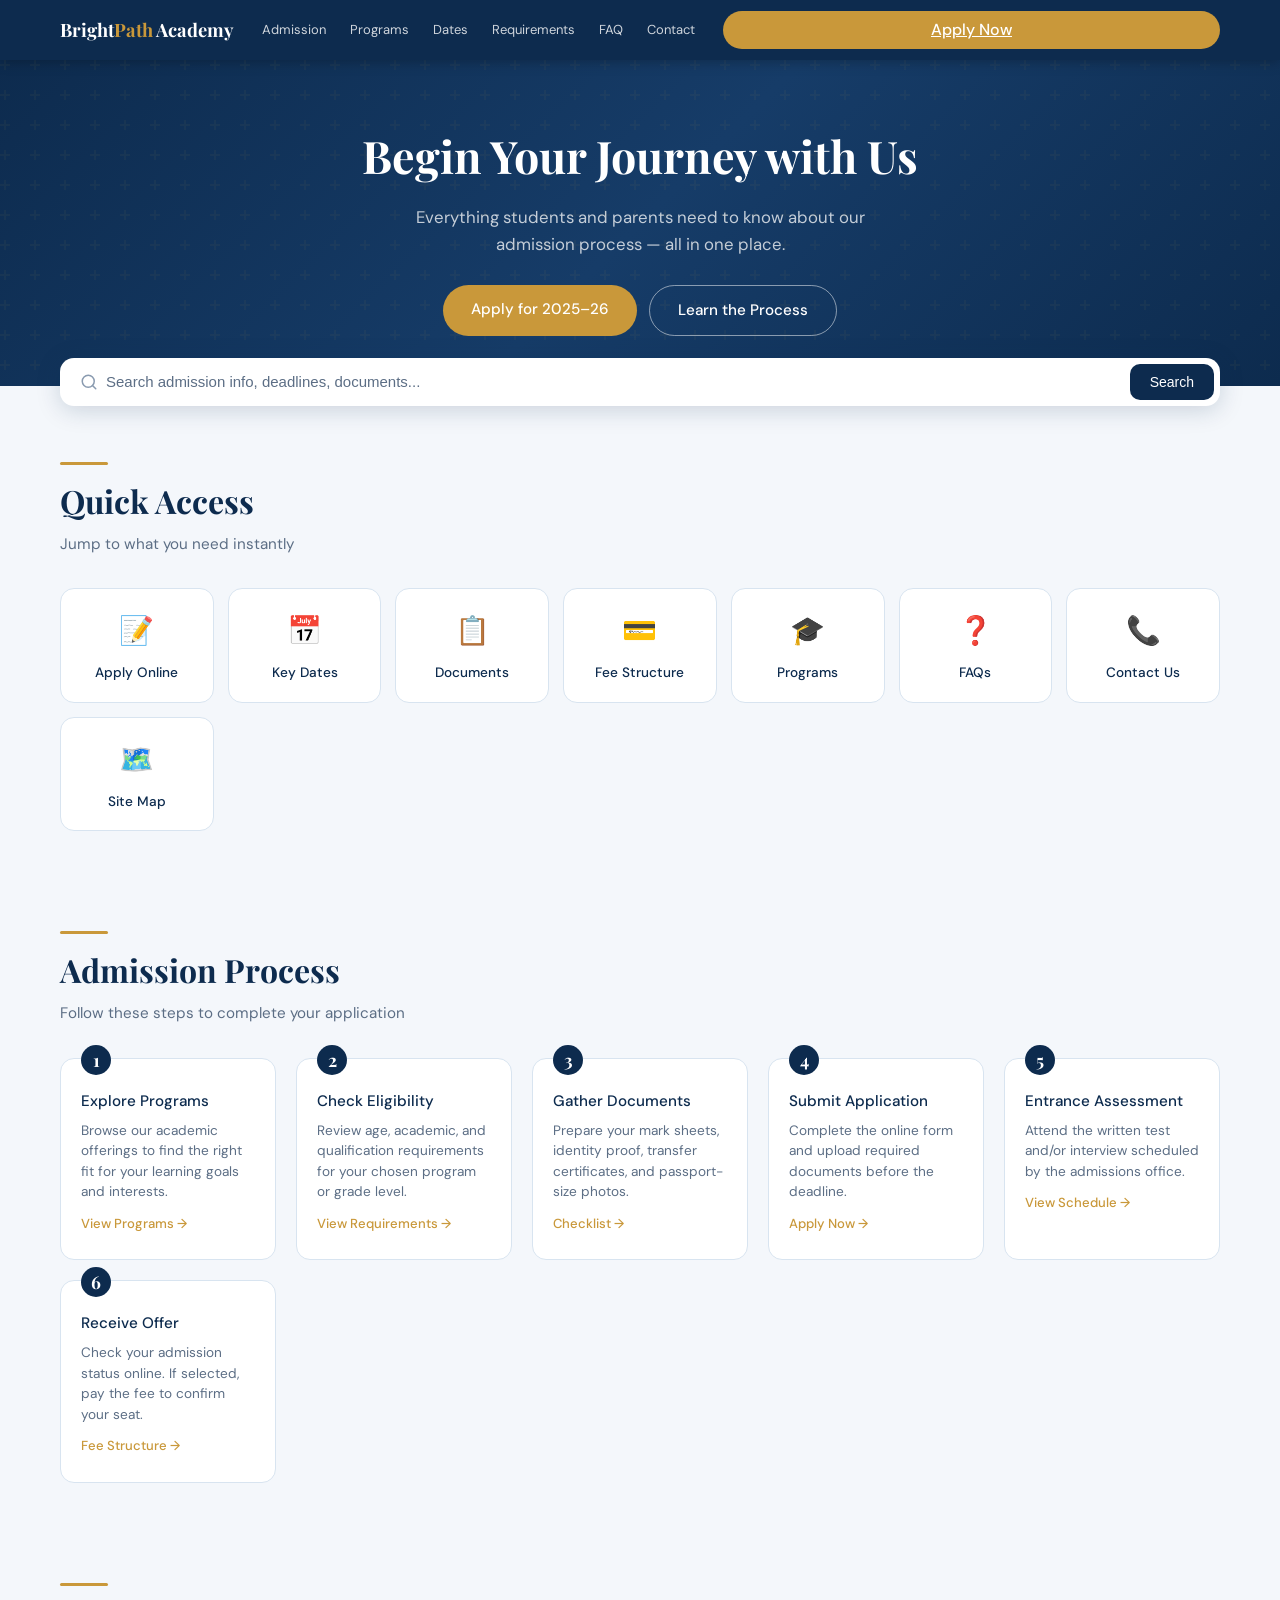
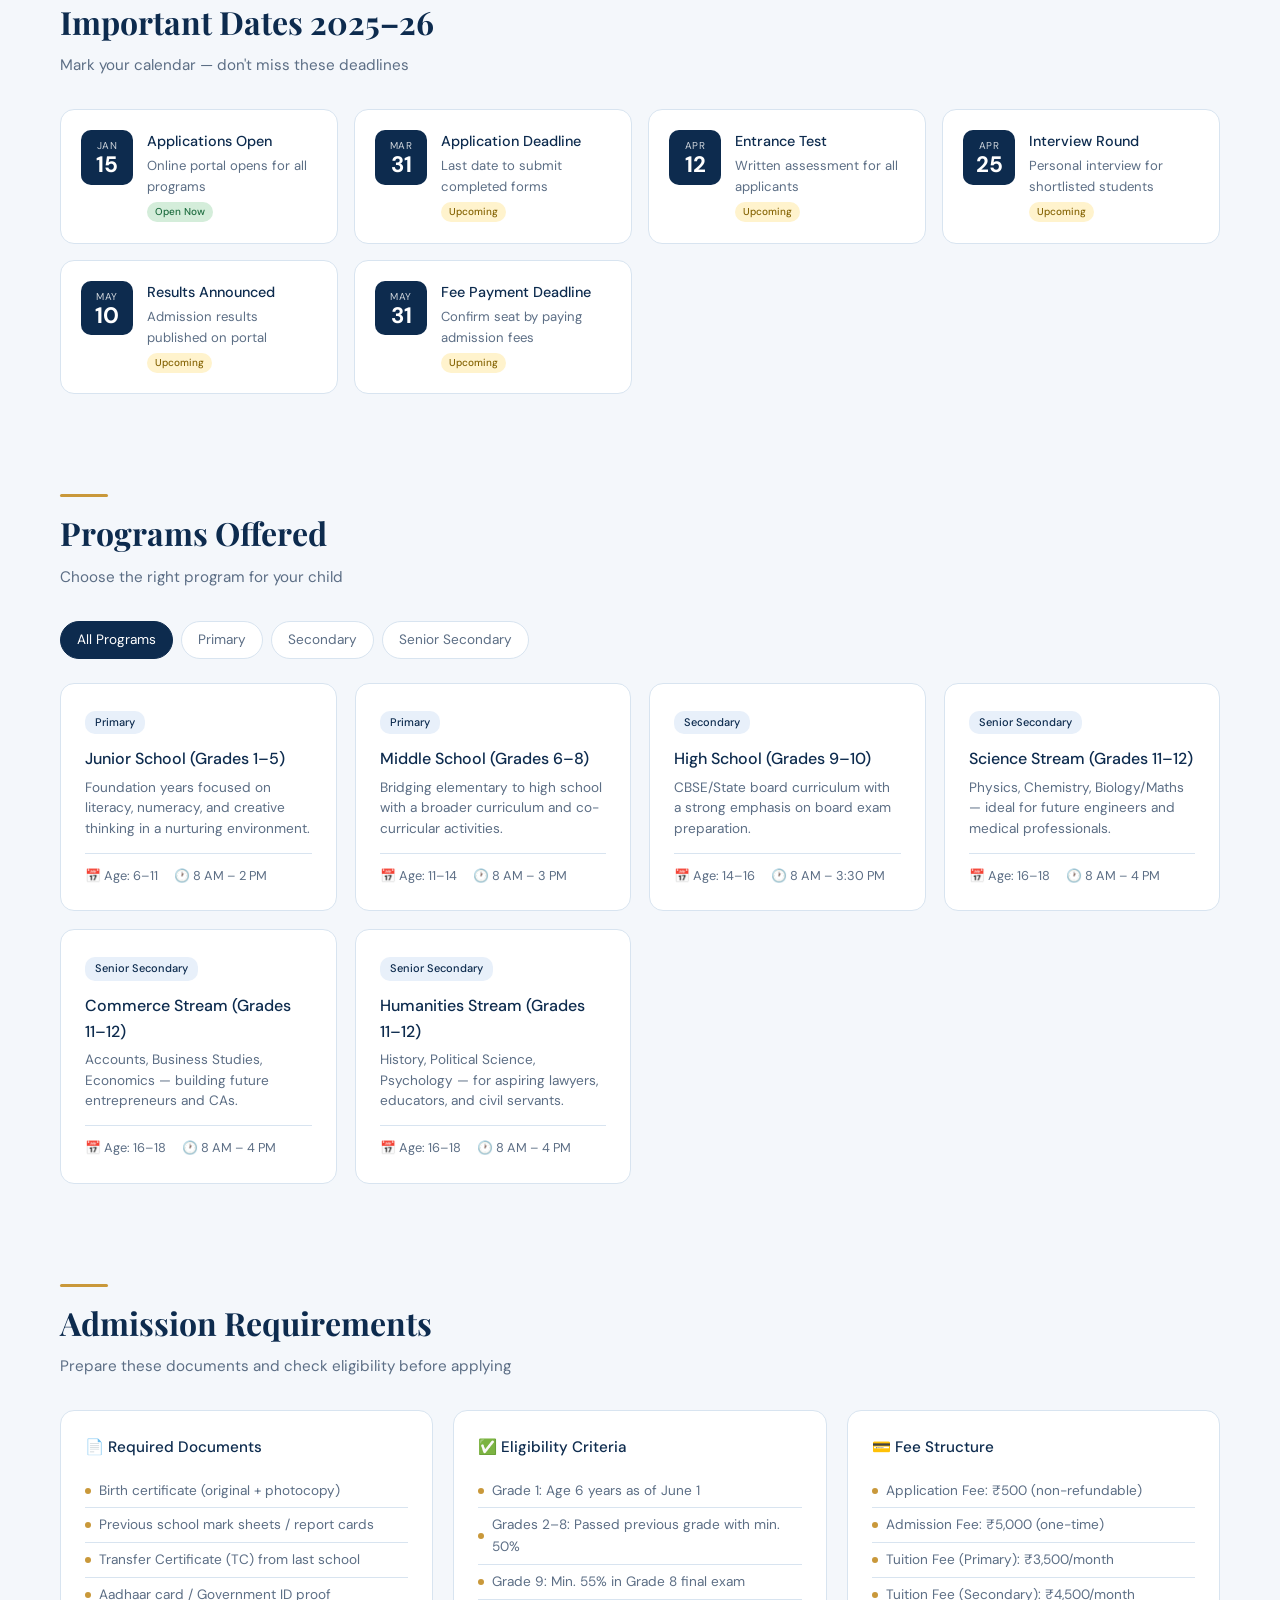
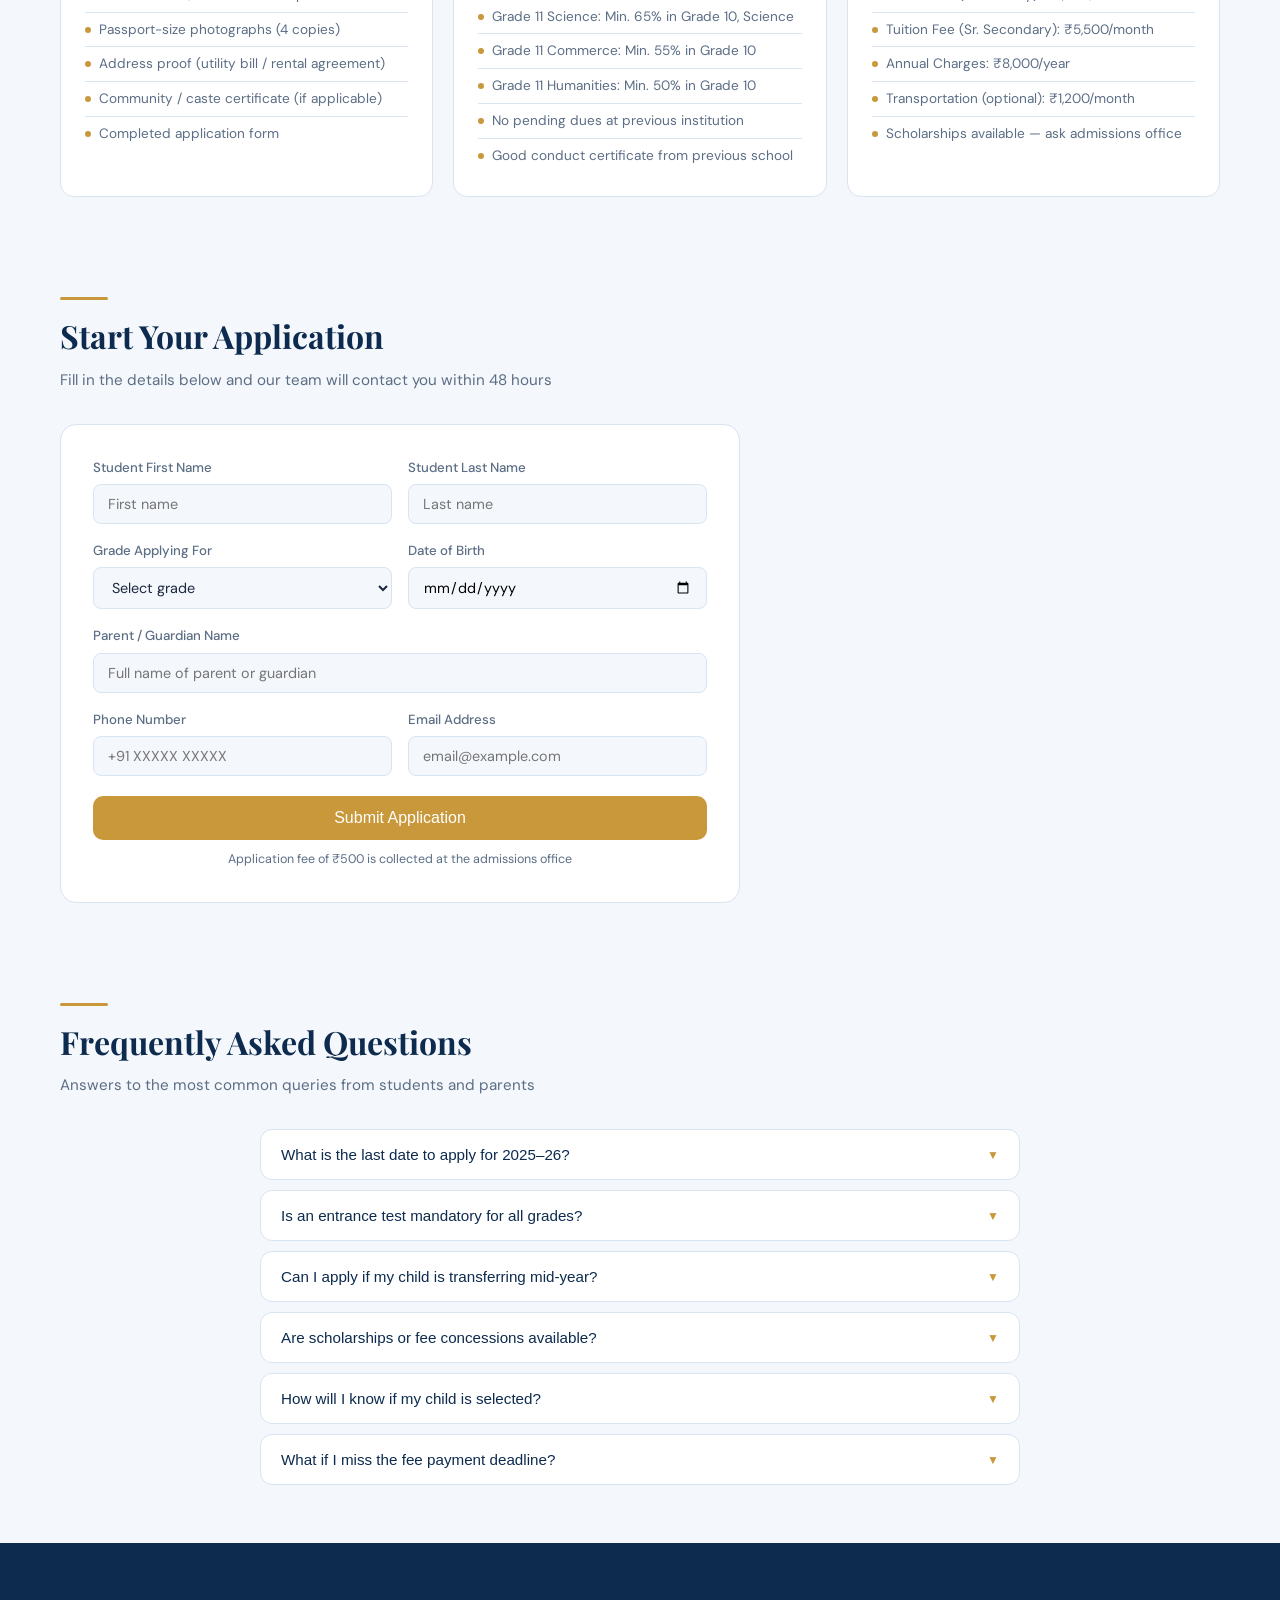
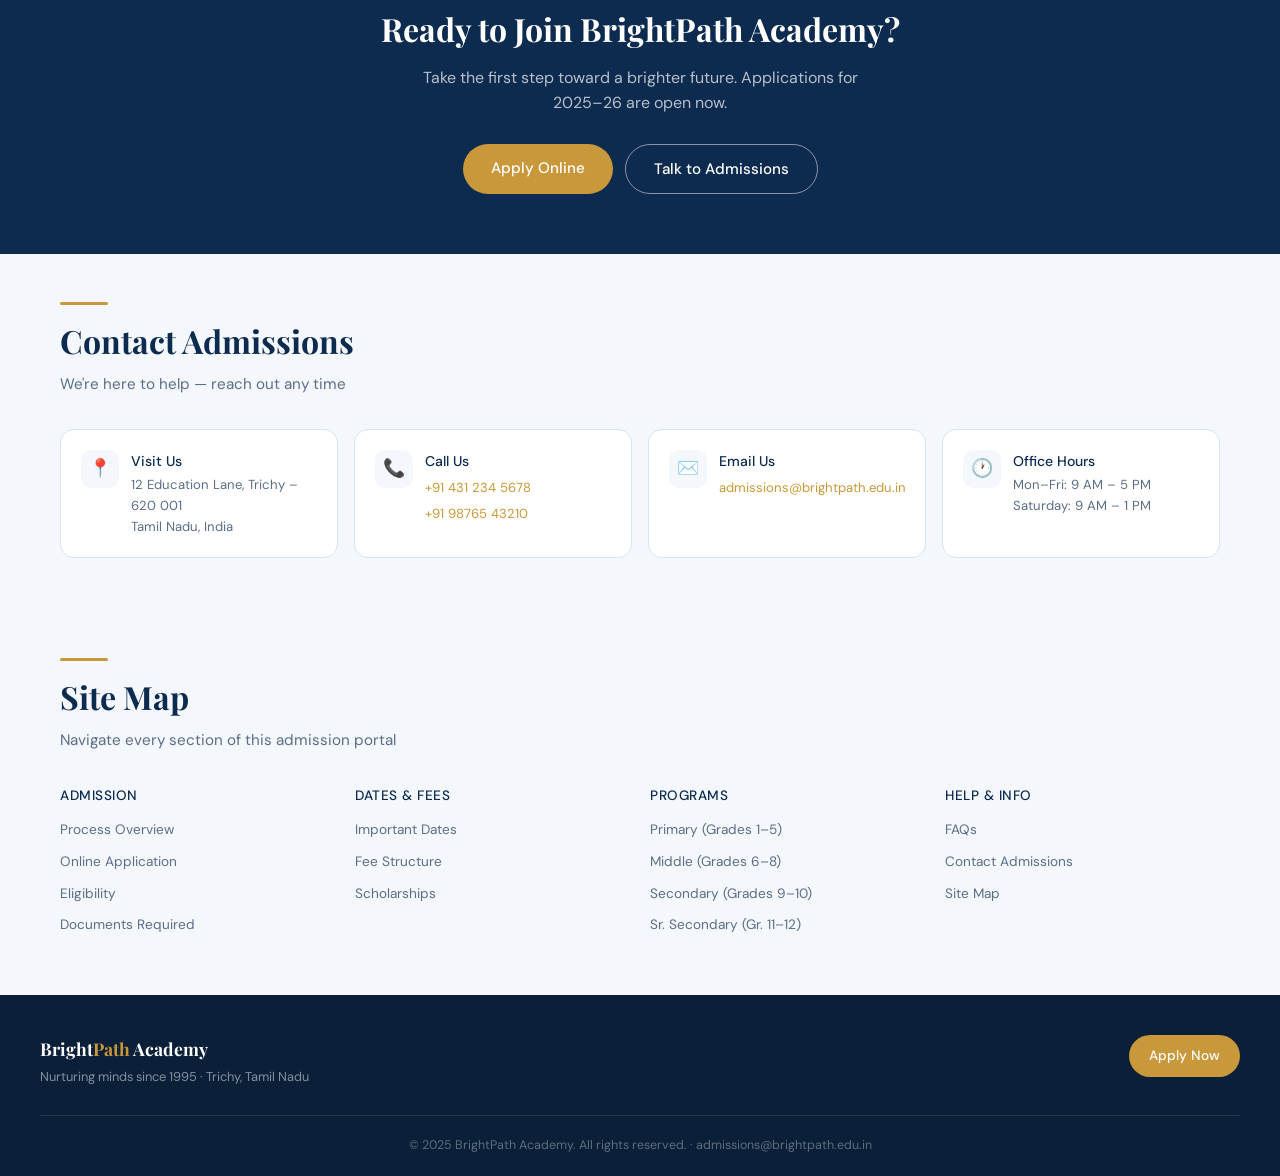
<file: add/index.html>
<!DOCTYPE html>
<html lang="en">
<head>
    <meta charset="UTF-8">
    <meta name="viewport" content="width=device-width, initial-scale=1.0">
    <link rel="stylesheet" href="style.css">
    <script src="script.js" defer></script>
    <title>BrightPath Academy - Admission</title>
</head>
<body>
<!-- MOBILE MENU -->
<div class="mobile-menu" id="mobileMenu">
    <div class="mobile-menu-header">
        <div class="logo">Bright<span>Path</span> Academy</div>
        <button class="close-btn" onclick="closeMobileMenu()">✕</button>
    </div>
    <a href="#admission">Admission Process</a>
    <a href="#programs">Programs</a>
    <a href="#dates">Important Dates</a>
    <a href="#requirements">Requirements</a>
    <a href="#faq">FAQ</a>
    <a href="#contact">Contact</a>
    <a href="#apply" style="color:var(--gold);font-weight:500;margin-top:8px">Apply Now →</a>
</div>

<!-- NAVBAR -->
<nav>
    <div class="nav-inner">
        <div class="logo">Bright<span>Path</span> Academy</div>
        <div class="nav-links">
            <a href="#admission">Admission</a>
            <a href="#programs">Programs</a>
            <a href="#dates">Dates</a>
            <a href="#requirements">Requirements</a>
            <a href="#faq">FAQ</a>
            <a href="#contact">Contact</a>
        </div>
        <a href="#apply" class="nav-links nav-apply nav-apply-desktop">Apply Now</a>
        <button class="hamburger" onclick="openMobileMenu()" aria-label="Menu">
            <span></span><span></span><span></span>
        </button>
    </div>
</nav>

<!-- HERO -->
<div class="hero">
    <h1>Begin Your Journey with Us</h1>
    <p>Everything students and parents need to know about our admission process — all in one place.</p>
    <div class="hero-btns">
        <a href="#apply" class="btn-primary">Apply for 2025–26</a>
        <a href="#admission" class="btn-outline">Learn the Process</a>
    </div>
</div>

<!-- SEARCH -->
<div class="search-wrap">
    <div class="search-box">
        <svg width="18" height="18" viewBox="0 0 24 24" fill="none" stroke="#8a9bb0" stroke-width="2"
            stroke-linecap="round">
            <circle cx="11" cy="11" r="8" />
            <path d="m21 21-4.35-4.35" />
        </svg>
        <input type="text" id="searchInput" placeholder="Search admission info, deadlines, documents..."
            oninput="doSearch(this.value)" onfocus="doSearch(this.value)" />
        <button class="search-btn" onclick="triggerSearch()">Search</button>
    </div>
    <div class="search-results" id="searchResults"></div>
</div>

<!-- QUICK LINKS -->
<div class="section" style="padding-top:56px">
    <div class="divider"></div>
    <div class="section-title">Quick Access</div>
    <div class="section-sub">Jump to what you need instantly</div>
    <div class="quick-grid">
        <a class="quick-card" href="#apply">
            <div class="quick-icon">📝</div>
            <h3>Apply Online</h3>
        </a>
        <a class="quick-card" href="#dates">
            <div class="quick-icon">📅</div>
            <h3>Key Dates</h3>
        </a>
        <a class="quick-card" href="#requirements">
            <div class="quick-icon">📋</div>
            <h3>Documents</h3>
        </a>
        <a class="quick-card" href="#fees">
            <div class="quick-icon">💳</div>
            <h3>Fee Structure</h3>
        </a>
        <a class="quick-card" href="#programs">
            <div class="quick-icon">🎓</div>
            <h3>Programs</h3>
        </a>
        <a class="quick-card" href="#faq">
            <div class="quick-icon">❓</div>
            <h3>FAQs</h3>
        </a>
        <a class="quick-card" href="#contact">
            <div class="quick-icon">📞</div>
            <h3>Contact Us</h3>
        </a>
        <a class="quick-card" href="#sitemap">
            <div class="quick-icon">🗺️</div>
            <h3>Site Map</h3>
        </a>
    </div>
</div>

<!-- ADMISSION STEPS -->
<div style="background:var(--light);padding:4px 0" id="admission">
    <div class="section">
        <div class="divider"></div>
        <div class="section-title">Admission Process</div>
        <div class="section-sub">Follow these steps to complete your application</div>
        <div class="steps-grid">
            <div class="step-card">
                <div class="step-num">1</div>
                <h3>Explore Programs</h3>
                <p>Browse our academic offerings to find the right fit for your learning goals and interests.</p>
                <a class="step-link" href="#programs">View Programs →</a>
            </div>
            <div class="step-card">
                <div class="step-num">2</div>
                <h3>Check Eligibility</h3>
                <p>Review age, academic, and qualification requirements for your chosen program or grade level.</p>
                <a class="step-link" href="#requirements">View Requirements →</a>
            </div>
            <div class="step-card">
                <div class="step-num">3</div>
                <h3>Gather Documents</h3>
                <p>Prepare your mark sheets, identity proof, transfer certificates, and passport-size photos.</p>
                <a class="step-link" href="#requirements">Checklist →</a>
            </div>
            <div class="step-card">
                <div class="step-num">4</div>
                <h3>Submit Application</h3>
                <p>Complete the online form and upload required documents before the deadline.</p>
                <a class="step-link" href="#apply">Apply Now →</a>
            </div>
            <div class="step-card">
                <div class="step-num">5</div>
                <h3>Entrance Assessment</h3>
                <p>Attend the written test and/or interview scheduled by the admissions office.</p>
                <a class="step-link" href="#dates">View Schedule →</a>
            </div>
            <div class="step-card">
                <div class="step-num">6</div>
                <h3>Receive Offer</h3>
                <p>Check your admission status online. If selected, pay the fee to confirm your seat.</p>
                <a class="step-link" href="#fees">Fee Structure →</a>
            </div>
        </div>
    </div>
</div>

<!-- IMPORTANT DATES -->
<div class="section" id="dates">
    <div class="divider"></div>
    <div class="section-title">Important Dates 2025–26</div>
    <div class="section-sub">Mark your calendar — don't miss these deadlines</div>
    <div class="dates-grid">
        <div class="date-card">
            <div class="date-badge">
                <div class="month">Jan</div>
                <div class="day">15</div>
            </div>
            <div class="date-info">
                <h4>Applications Open</h4>
                <p>Online portal opens for all programs</p>
                <span class="status-badge status-open">Open Now</span>
            </div>
        </div>
        <div class="date-card">
            <div class="date-badge">
                <div class="month">Mar</div>
                <div class="day">31</div>
            </div>
            <div class="date-info">
                <h4>Application Deadline</h4>
                <p>Last date to submit completed forms</p>
                <span class="status-badge status-upcoming">Upcoming</span>
            </div>
        </div>
        <div class="date-card">
            <div class="date-badge">
                <div class="month">Apr</div>
                <div class="day">12</div>
            </div>
            <div class="date-info">
                <h4>Entrance Test</h4>
                <p>Written assessment for all applicants</p>
                <span class="status-badge status-upcoming">Upcoming</span>
            </div>
        </div>
        <div class="date-card">
            <div class="date-badge">
                <div class="month">Apr</div>
                <div class="day">25</div>
            </div>
            <div class="date-info">
                <h4>Interview Round</h4>
                <p>Personal interview for shortlisted students</p>
                <span class="status-badge status-upcoming">Upcoming</span>
            </div>
        </div>
        <div class="date-card">
            <div class="date-badge">
                <div class="month">May</div>
                <div class="day">10</div>
            </div>
            <div class="date-info">
                <h4>Results Announced</h4>
                <p>Admission results published on portal</p>
                <span class="status-badge status-upcoming">Upcoming</span>
            </div>
        </div>
        <div class="date-card">
            <div class="date-badge">
                <div class="month">May</div>
                <div class="day">31</div>
            </div>
            <div class="date-info">
                <h4>Fee Payment Deadline</h4>
                <p>Confirm seat by paying admission fees</p>
                <span class="status-badge status-upcoming">Upcoming</span>
            </div>
        </div>
    </div>
</div>

<!-- PROGRAMS -->
<div style="background:var(--light);padding:4px 0" id="programs">
    <div class="section">
        <div class="divider"></div>
        <div class="section-title">Programs Offered</div>
        <div class="section-sub">Choose the right program for your child</div>
        <div class="tab-row" id="programTabs">
            <div class="tab-pill active" onclick="filterPrograms('all',this)">All Programs</div>
            <div class="tab-pill" onclick="filterPrograms('primary',this)">Primary</div>
            <div class="tab-pill" onclick="filterPrograms('secondary',this)">Secondary</div>
            <div class="tab-pill" onclick="filterPrograms('senior',this)">Senior Secondary</div>
        </div>
        <div class="programs-grid" id="programsGrid">
            <div class="program-card" data-cat="primary">
                <span class="prog-tag">Primary</span>
                <h3>Junior School (Grades 1–5)</h3>
                <p>Foundation years focused on literacy, numeracy, and creative thinking in a nurturing environment.</p>
                <div class="prog-meta">
                    <span>📅 Age: 6–11</span>
                    <span>🕐 8 AM – 2 PM</span>
                </div>
            </div>
            <div class="program-card" data-cat="primary">
                <span class="prog-tag">Primary</span>
                <h3>Middle School (Grades 6–8)</h3>
                <p>Bridging elementary to high school with a broader curriculum and co-curricular activities.</p>
                <div class="prog-meta">
                    <span>📅 Age: 11–14</span>
                    <span>🕐 8 AM – 3 PM</span>
                </div>
            </div>
            <div class="program-card" data-cat="secondary">
                <span class="prog-tag">Secondary</span>
                <h3>High School (Grades 9–10)</h3>
                <p>CBSE/State board curriculum with a strong emphasis on board exam preparation.</p>
                <div class="prog-meta">
                    <span>📅 Age: 14–16</span>
                    <span>🕐 8 AM – 3:30 PM</span>
                </div>
            </div>
            <div class="program-card" data-cat="senior">
                <span class="prog-tag">Senior Secondary</span>
                <h3>Science Stream (Grades 11–12)</h3>
                <p>Physics, Chemistry, Biology/Maths — ideal for future engineers and medical professionals.</p>
                <div class="prog-meta">
                    <span>📅 Age: 16–18</span>
                    <span>🕐 8 AM – 4 PM</span>
                </div>
            </div>
            <div class="program-card" data-cat="senior">
                <span class="prog-tag">Senior Secondary</span>
                <h3>Commerce Stream (Grades 11–12)</h3>
                <p>Accounts, Business Studies, Economics — building future entrepreneurs and CAs.</p>
                <div class="prog-meta">
                    <span>📅 Age: 16–18</span>
                    <span>🕐 8 AM – 4 PM</span>
                </div>
            </div>
            <div class="program-card" data-cat="senior">
                <span class="prog-tag">Senior Secondary</span>
                <h3>Humanities Stream (Grades 11–12)</h3>
                <p>History, Political Science, Psychology — for aspiring lawyers, educators, and civil servants.</p>
                <div class="prog-meta">
                    <span>📅 Age: 16–18</span>
                    <span>🕐 8 AM – 4 PM</span>
                </div>
            </div>
        </div>
    </div>
</div>

<!-- REQUIREMENTS -->
<div class="section" id="requirements">
    <div class="divider"></div>
    <div class="section-title">Admission Requirements</div>
    <div class="section-sub">Prepare these documents and check eligibility before applying</div>
    <div class="req-wrap">
        <div class="req-card">
            <h3>📄 Required Documents</h3>
            <ul class="req-list">
                <li>Birth certificate (original + photocopy)</li>
                <li>Previous school mark sheets / report cards</li>
                <li>Transfer Certificate (TC) from last school</li>
                <li>Aadhaar card / Government ID proof</li>
                <li>Passport-size photographs (4 copies)</li>
                <li>Address proof (utility bill / rental agreement)</li>
                <li>Community / caste certificate (if applicable)</li>
                <li>Completed application form</li>
            </ul>
        </div>
        <div class="req-card">
            <h3>✅ Eligibility Criteria</h3>
            <ul class="req-list">
                <li>Grade 1: Age 6 years as of June 1</li>
                <li>Grades 2–8: Passed previous grade with min. 50%</li>
                <li>Grade 9: Min. 55% in Grade 8 final exam</li>
                <li>Grade 11 Science: Min. 65% in Grade 10, Science</li>
                <li>Grade 11 Commerce: Min. 55% in Grade 10</li>
                <li>Grade 11 Humanities: Min. 50% in Grade 10</li>
                <li>No pending dues at previous institution</li>
                <li>Good conduct certificate from previous school</li>
            </ul>
        </div>
        <div class="req-card" id="fees">
            <h3>💳 Fee Structure</h3>
            <ul class="req-list">
                <li>Application Fee: ₹500 (non-refundable)</li>
                <li>Admission Fee: ₹5,000 (one-time)</li>
                <li>Tuition Fee (Primary): ₹3,500/month</li>
                <li>Tuition Fee (Secondary): ₹4,500/month</li>
                <li>Tuition Fee (Sr. Secondary): ₹5,500/month</li>
                <li>Annual Charges: ₹8,000/year</li>
                <li>Transportation (optional): ₹1,200/month</li>
                <li>Scholarships available — ask admissions office</li>
            </ul>
        </div>
    </div>
</div>

<!-- APPLY FORM -->
 <!-- <form action="/submit" method="POST"> -->
    <form onsubmit="submitForm(event)">
<div style="background:var(--light);padding:4px 0" id="apply">
    <div class="section">
        <div class="divider"></div>
        <div class="section-title">Start Your Application</div>
        <div class="section-sub">Fill in the details below and our team will contact you within 48 hours</div>
        <div style="background:#fff;border:0.5px solid var(--border);border-radius:16px;padding:32px;max-width:680px">
            <div style="display:grid;grid-template-columns:1fr 1fr;gap:16px;margin-bottom:16px">
                <div>
                    <label
                        style="font-size:.83rem;color:var(--muted);font-weight:500;display:block;margin-bottom:6px">Student
                        First Name</label>
                    <input type="text" placeholder="First name" id="firstName"
                        style="width:100%;padding:10px 14px;border:0.5px solid var(--border);border-radius:8px;font-size:.9rem;outline:none;font-family:inherit;background:var(--light)"
                        onfocus="this.style.borderColor='var(--navy)'" onblur="this.style.borderColor='var(--border)'">
                </div>
                <div>
                    <label
                        style="font-size:.83rem;color:var(--muted);font-weight:500;display:block;margin-bottom:6px">Student
                        Last Name</label>
                    <input type="text" placeholder="Last name" id="lastName"
                        style="width:100%;padding:10px 14px;border:0.5px solid var(--border);border-radius:8px;font-size:.9rem;outline:none;font-family:inherit;background:var(--light)"
                        onfocus="this.style.borderColor='var(--navy)'" onblur="this.style.borderColor='var(--border)'">
                </div>
            </div>
            <div style="display:grid;grid-template-columns:1fr 1fr;gap:16px;margin-bottom:16px">
                <div>
                    <label
                        style="font-size:.83rem;color:var(--muted);font-weight:500;display:block;margin-bottom:6px">Grade
                        Applying For</label>
                    <select
                        style="width:100%;padding:10px 14px;border:0.5px solid var(--border);border-radius:8px;font-size:.9rem;outline:none;font-family:inherit;background:var(--light);color:var(--text)"
                        onfocus="this.style.borderColor='var(--navy)'" onblur="this.style.borderColor='var(--border)'">
                        <option value="" id="grade">Select grade</option>
                        <option>Grade 1</option>
                        <option>Grade 2</option>
                        <option>Grade 3</option>
                        <option>Grade 4</option>
                        <option>Grade 5</option>
                        <option>Grade 6</option>
                        <option>Grade 7</option>
                        <option>Grade 8</option>
                        <option>Grade 9</option>
                        <option>Grade 10</option>
                        <option>Grade 11 – Science</option>
                        <option>Grade 11 – Commerce</option>
                        <option>Grade 11 – Humanities</option>
                        <option>Grade 12</option>
                    </select>
                </div>
                <div>
                    <label
                        style="font-size:.83rem;color:var(--muted);font-weight:500;display:block;margin-bottom:6px">Date
                        of Birth</label>
                    <input type="date" id="dob"
                        style="width:100%;padding:10px 14px;border:0.5px solid var(--border);border-radius:8px;font-size:.9rem;outline:none;font-family:inherit;background:var(--light)"
                        onfocus="this.style.borderColor='var(--navy)'" onblur="this.style.borderColor='var(--border)'">
                </div>
            </div>
            <div style="margin-bottom:16px">
                <label
                    style="font-size:.83rem;color:var(--muted);font-weight:500;display:block;margin-bottom:6px">Parent /
                    Guardian Name</label>
                <input type="text" placeholder="Full name of parent or guardian" id="parentName"
                    style="width:100%;padding:10px 14px;border:0.5px solid var(--border);border-radius:8px;font-size:.9rem;outline:none;font-family:inherit;background:var(--light)"
                    onfocus="this.style.borderColor='var(--navy)'" onblur="this.style.borderColor='var(--border)'">
            </div>
            <div style="display:grid;grid-template-columns:1fr 1fr;gap:16px;margin-bottom:20px">
                <div>
                    <label
                        style="font-size:.83rem;color:var(--muted);font-weight:500;display:block;margin-bottom:6px">Phone
                        Number</label>
                    <input type="tel" placeholder="+91 XXXXX XXXXX" id="phone"
                        style="width:100%;padding:10px 14px;border:0.5px solid var(--border);border-radius:8px;font-size:.9rem;outline:none;font-family:inherit;background:var(--light)"
                        onfocus="this.style.borderColor='var(--navy)'" onblur="this.style.borderColor='var(--border)'">
                </div>
                <div>
                    <label
                        style="font-size:.83rem;color:var(--muted);font-weight:500;display:block;margin-bottom:6px">Email
                        Address</label>
                    <input type="email" placeholder="email@example.com" id="email"
                        style="width:100%;padding:10px 14px;border:0.5px solid var(--border);border-radius:8px;font-size:.9rem;outline:none;font-family:inherit;background:var(--light)"
                        onfocus="this.style.borderColor='var(--navy)'" onblur="this.style.borderColor='var(--border)'">
                </div>
            </div>
            <button class="btn-primary" type="submit(event)"
                style="width:100%;padding:13px;font-size:1rem;border-radius:10px">Submit Application</button>
            <p style="font-size:.78rem;color:var(--muted);text-align:center;margin-top:10px">Application fee of ₹500 is
                collected at the admissions office</p>
        </div>
    </div>
</div>
</form>

<!-- FAQ -->
<div class="section" id="faq">
    <div class="divider"></div>
    <div class="section-title">Frequently Asked Questions</div>
    <div class="section-sub">Answers to the most common queries from students and parents</div>
    <div class="faq-wrap">
        <div class="faq-item"><button class="faq-q" onclick="toggleFaq(this)">What is the last date to apply for
                2025–26? <span class="arrow">▼</span></button>
            <div class="faq-a">
                <div class="faq-a-inner">The deadline for submitting your completed application is March 31, 2025. Late
                    applications may not be considered, so we strongly encourage families to apply well in advance.
                </div>
            </div>
        </div>
        <div class="faq-item"><button class="faq-q" onclick="toggleFaq(this)">Is an entrance test mandatory for all
                grades? <span class="arrow">▼</span></button>
            <div class="faq-a">
                <div class="faq-a-inner">Grades 1–3 require only an informal interaction. Grades 4 and above require a
                    written assessment in English and Mathematics. Grade 11 applicants also attend a subject-specific
                    interview.</div>
            </div>
        </div>
        <div class="faq-item"><button class="faq-q" onclick="toggleFaq(this)">Can I apply if my child is transferring
                mid-year? <span class="arrow">▼</span></button>
            <div class="faq-a">
                <div class="faq-a-inner">Mid-year admissions are considered on a seat-availability basis. Contact the
                    admissions office with your child's Transfer Certificate and latest mark sheet to begin the process.
                </div>
            </div>
        </div>
        <div class="faq-item"><button class="faq-q" onclick="toggleFaq(this)">Are scholarships or fee concessions
                available? <span class="arrow">▼</span></button>
            <div class="faq-a">
                <div class="faq-a-inner">Yes, we offer merit-based scholarships (up to 50% fee waiver) and need-based
                    concessions. Apply for a scholarship at the time of admission and submit supporting income
                    documents.</div>
            </div>
        </div>
        <div class="faq-item"><button class="faq-q" onclick="toggleFaq(this)">How will I know if my child is selected?
                <span class="arrow">▼</span></button>
            <div class="faq-a">
                <div class="faq-a-inner">Results are published on the online portal on May 10. You will also receive an
                    SMS and email notification. Log in with your application number to view the offer letter.</div>
            </div>
        </div>
        <div class="faq-item"><button class="faq-q" onclick="toggleFaq(this)">What if I miss the fee payment deadline?
                <span class="arrow">▼</span></button>
            <div class="faq-a">
                <div class="faq-a-inner">Seats not confirmed by May 31 may be offered to waitlisted students. Contact
                    the admissions office immediately if you face difficulties — we do consider extensions in
                    exceptional cases.</div>
            </div>
        </div>
    </div>
</div>

<!-- CTA -->
<div class="cta">
    <h2>Ready to Join BrightPath Academy?</h2>
    <p>Take the first step toward a brighter future. Applications for 2025–26 are open now.</p>
    <div class="cta-btns">
        <a href="#apply" class="btn-primary">Apply Online</a>
        <a href="#contact" class="btn-outline">Talk to Admissions</a>
    </div>
</div>

<!-- CONTACT -->
<div class="section" id="contact">
    <div class="divider"></div>
    <div class="section-title">Contact Admissions</div>
    <div class="section-sub">We're here to help — reach out any time</div>
    <div class="contact-grid">
        <div class="contact-card">
            <div class="contact-icon">📍</div>
            <div class="contact-info">
                <h4>Visit Us</h4>
                <p>12 Education Lane, Trichy – 620 001<br>Tamil Nadu, India</p>
            </div>
        </div>
        <div class="contact-card">
            <div class="contact-icon">📞</div>
            <div class="contact-info">
                <h4>Call Us</h4>
                <a href="tel:+914312345678">+91 431 234 5678</a><br>
                <a href="tel:+919876543210">+91 98765 43210</a>
            </div>
        </div>
        <div class="contact-card">
            <div class="contact-icon">✉️</div>
            <div class="contact-info">
                <h4>Email Us</h4>
                <a href="mailto:admissions@brightpath.edu.in">admissions@brightpath.edu.in</a>
            </div>
        </div>
        <div class="contact-card">
            <div class="contact-icon">🕐</div>
            <div class="contact-info">
                <h4>Office Hours</h4>
                <p>Mon–Fri: 9 AM – 5 PM<br>Saturday: 9 AM – 1 PM</p>
            </div>
        </div>
    </div>
</div>

<!-- SITEMAP -->
<div style="background:var(--light);padding:4px 0" id="sitemap">
    <div class="section">
        <div class="divider"></div>
        <div class="section-title">Site Map</div>
        <div class="section-sub">Navigate every section of this admission portal</div>
        <div class="sitemap-grid">
            <div class="sitemap-col">
                <h4>Admission</h4>
                <ul>
                    <li><a href="#admission">Process Overview</a></li>
                    <li><a href="#apply">Online Application</a></li>
                    <li><a href="#requirements">Eligibility</a></li>
                    <li><a href="#requirements">Documents Required</a></li>
                </ul>
            </div>
            <div class="sitemap-col">
                <h4>Dates & Fees</h4>
                <ul>
                    <li><a href="#dates">Important Dates</a></li>
                    <li><a href="#fees">Fee Structure</a></li>
                    <li><a href="#faq">Scholarships</a></li>
                </ul>
            </div>
            <div class="sitemap-col">
                <h4>Programs</h4>
                <ul>
                    <li><a href="#programs">Primary (Grades 1–5)</a></li>
                    <li><a href="#programs">Middle (Grades 6–8)</a></li>
                    <li><a href="#programs">Secondary (Grades 9–10)</a></li>
                    <li><a href="#programs">Sr. Secondary (Gr. 11–12)</a></li>
                </ul>
            </div>
            <div class="sitemap-col">
                <h4>Help & Info</h4>
                <ul>
                    <li><a href="#faq">FAQs</a></li>
                    <li><a href="#contact">Contact Admissions</a></li>
                    <li><a href="#sitemap">Site Map</a></li>
                </ul>
            </div>
        </div>
    </div>
</div>

<!-- FOOTER -->
<footer>
    <div class="footer-inner">
        <div class="footer-top">
            <div>
                <div class="footer-logo">Bright<span>Path</span> Academy</div>
                <div class="footer-tagline">Nurturing minds since 1995 · Trichy, Tamil Nadu</div>
            </div>
            <a href="#apply" class="btn-primary" style="font-size:.85rem;padding:10px 20px">Apply Now</a>
        </div>
        <div class="footer-copy">© 2025 BrightPath Academy. All rights reserved. · admissions@brightpath.edu.in</div>
    </div>
</footer>
</body>
</html>
</file>
<file: add/style.css>
@import url('https://fonts.googleapis.com/css2?family=Playfair+Display:wght@500;700&family=DM+Sans:wght@400;500&display=swap');

    * {
        box-sizing: border-box;
        margin: 0;
        padding: 0
    }

    :root {
        --navy: #0d2b4e;
        --gold: #c9983a;
        --light: #f4f7fb;
        --white: #ffffff;
        --text: #1a2840;
        --muted: #5c6e85;
        --border: #d8e4f0;
        --success: #1d6c3f;
        --card: #ffffff;
        --shadow: 0 2px 16px rgba(13, 43, 78, .10);
    }

    body {
        font-family: 'DM Sans', sans-serif;
        background: var(--light);
        color: var(--text);
        font-size: 16px;
        line-height: 1.6
    }

    /* NAV */
    nav {
        background: var(--navy);
        position: sticky;
        top: 0;
        z-index: 999;
        box-shadow: 0 2px 12px rgba(0, 0, 0, .25)
    }

    .nav-inner {
        max-width: 1200px;
        margin: auto;
        display: flex;
        align-items: center;
        gap: 12px;
        padding: 0 20px;
        height: 60px
    }

    .logo {
        font-family: 'Playfair Display', serif;
        color: #fff;
        font-size: 1.15rem;
        font-weight: 700;
        white-space: nowrap;
        flex-shrink: 0
    }

    .logo span {
        color: var(--gold)
    }

    .nav-links {
        display: flex;
        gap: 4px;
        flex: 1;
        justify-content: center;
        flex-wrap: wrap
    }

    .nav-links a {
        color: rgba(255, 255, 255, .8);
        text-decoration: none;
        font-size: 13px;
        padding: 6px 10px;
        border-radius: 6px;
        transition: all .2s;
        white-space: nowrap
    }

    .nav-links a:hover {
        background: rgba(255, 255, 255, .12);
        color: #fff
    }

    .nav-apply {
        background: var(--gold);
        color: #fff !important;
        font-weight: 500;
        border-radius: 20px !important;
        padding: 6px 16px !important
    }

    .hamburger {
        display: none;
        background: none;
        border: none;
        cursor: pointer;
        flex-direction: column;
        gap: 5px
    }

    .hamburger span {
        width: 22px;
        height: 2px;
        background: #fff;
        border-radius: 2px;
        display: block;
        transition: .3s
    }

    /* HERO */
    .hero {
        background: linear-gradient(135deg, #0d2b4e 0%, #163c68 50%, #0d2b4e 100%);
        padding: 60px 20px 50px;
        text-align: center;
        position: relative;
        overflow: hidden
    }

    .hero::before {
        content: '';
        position: absolute;
        inset: 0;
        background: url("data:image/svg+xml,%3Csvg width='60' height='60' viewBox='0 0 60 60' xmlns='http://www.w3.org/2000/svg'%3E%3Cg fill='none' fill-rule='evenodd'%3E%3Cg fill='%23c9983a' fill-opacity='0.05'%3E%3Cpath d='M36 34v-4h-2v4h-4v2h4v4h2v-4h4v-2h-4zm0-30V0h-2v4h-4v2h4v4h2V6h4V4h-4zM6 34v-4H4v4H0v2h4v4h2v-4h4v-2H6zM6 4V0H4v4H0v2h4v4h2V6h4V4H6z'/%3E%3C/g%3E%3C/g%3E%3C/svg%3E")
    }

    .hero h1 {
        font-family: 'Playfair Display', serif;
        color: #fff;
        font-size: clamp(1.8rem, 4vw, 2.8rem);
        font-weight: 700;
        max-width: 680px;
        margin: 0 auto 12px;
        position: relative
    }

    .hero p {
        color: rgba(255, 255, 255, .75);
        max-width: 520px;
        margin: 0 auto 28px;
        font-size: 1.05rem
    }

    .hero-btns {
        display: flex;
        gap: 12px;
        justify-content: center;
        flex-wrap: wrap;
        position: relative
    }

    .btn-primary {
        background: var(--gold);
        color: #fff;
        padding: 12px 28px;
        border-radius: 30px;
        text-decoration: none;
        font-weight: 500;
        font-size: .95rem;
        transition: .2s;
        border: none;
        cursor: pointer;
        display: inline-block
    }

    .btn-primary:hover {
        background: #b8852e;
        transform: translateY(-1px)
    }

    .btn-outline {
        background: transparent;
        color: #fff;
        border: 1.5px solid rgba(255, 255, 255, .5);
        padding: 12px 28px;
        border-radius: 30px;
        text-decoration: none;
        font-weight: 500;
        font-size: .95rem;
        transition: .2s;
        cursor: pointer;
        display: inline-block
    }

    .btn-outline:hover {
        border-color: #fff;
        background: rgba(255, 255, 255, .08)
    }

    /* SEARCH */
    .search-wrap {
        max-width: 1200px;
        margin: -28px auto 0;
        padding: 0 20px;
        position: relative;
        z-index: 10
    }

    .search-box {
        background: #fff;
        border-radius: 14px;
        box-shadow: 0 4px 24px rgba(13, 43, 78, .18);
        padding: 6px 6px 6px 20px;
        display: flex;
        align-items: center;
        gap: 8px
    }

    .search-box input {
        flex: 1;
        border: none;
        outline: none;
        font-size: 15px;
        background: transparent;
        color: var(--text);
        min-width: 0
    }

    .search-box input::placeholder {
        color: var(--muted)
    }

    .search-btn {
        background: var(--navy);
        color: #fff;
        border: none;
        border-radius: 10px;
        padding: 10px 20px;
        cursor: pointer;
        font-size: 14px;
        font-weight: 500;
        white-space: nowrap;
        transition: .2s
    }

    .search-btn:hover {
        background: #163c68
    }

    .search-results {
        display: none;
        position: absolute;
        top: 100%;
        left: 20px;
        right: 20px;
        background: #fff;
        border-radius: 12px;
        box-shadow: 0 8px 32px rgba(13, 43, 78, .15);
        z-index: 100;
        margin-top: 8px;
        overflow: hidden;
        border: 0.5px solid var(--border)
    }

    .search-results.show {
        display: block
    }

    .search-item {
        padding: 12px 20px;
        border-bottom: 0.5px solid var(--border);
        cursor: pointer;
        display: flex;
        align-items: center;
        gap: 12px;
        transition: .15s
    }

    .search-item:last-child {
        border-bottom: none
    }

    .search-item:hover {
        background: var(--light)
    }

    .search-tag {
        font-size: 11px;
        background: #e8f0fa;
        color: var(--navy);
        padding: 2px 8px;
        border-radius: 10px;
        font-weight: 500;
        flex-shrink: 0
    }

    .search-text {
        font-size: 14px;
        color: var(--text)
    }

    .search-sub {
        font-size: 12px;
        color: var(--muted)
    }

    /* SECTIONS */
    .section {
        max-width: 1200px;
        margin: 0 auto;
        padding: 48px 20px
    }

    .section-title {
        font-family: 'Playfair Display', serif;
        font-size: clamp(1.4rem, 3vw, 2rem);
        font-weight: 700;
        color: var(--navy);
        margin-bottom: 6px
    }

    .section-sub {
        color: var(--muted);
        font-size: .95rem;
        margin-bottom: 32px
    }

    .divider {
        height: 3px;
        width: 48px;
        background: var(--gold);
        border-radius: 3px;
        margin-bottom: 10px
    }

    /* QUICK LINKS */
    .quick-grid {
        display: grid;
        grid-template-columns: repeat(auto-fit, minmax(150px, 1fr));
        gap: 14px
    }

    .quick-card {
        background: #fff;
        border: 0.5px solid var(--border);
        border-radius: 14px;
        padding: 20px 16px;
        text-align: center;
        cursor: pointer;
        transition: .2s;
        text-decoration: none;
        display: block
    }

    .quick-card:hover {
        border-color: var(--gold);
        transform: translateY(-2px);
        box-shadow: var(--shadow)
    }

    .quick-icon {
        font-size: 28px;
        margin-bottom: 10px
    }

    .quick-card h3 {
        font-size: .85rem;
        font-weight: 500;
        color: var(--navy);
        line-height: 1.3
    }

    /* STEPS */
    .steps-grid {
        display: grid;
        grid-template-columns: repeat(auto-fit, minmax(200px, 1fr));
        gap: 20px
    }

    .step-card {
        background: #fff;
        border: 0.5px solid var(--border);
        border-radius: 14px;
        padding: 24px 20px;
        position: relative
    }

    .step-num {
        position: absolute;
        top: -14px;
        left: 20px;
        background: var(--navy);
        color: #fff;
        font-family: 'Playfair Display', serif;
        font-weight: 700;
        font-size: 1.1rem;
        width: 30px;
        height: 30px;
        border-radius: 50%;
        display: flex;
        align-items: center;
        justify-content: center
    }

    .step-card h3 {
        font-size: .95rem;
        font-weight: 500;
        color: var(--navy);
        margin-bottom: 8px;
        margin-top: 6px
    }

    .step-card p {
        font-size: .85rem;
        color: var(--muted);
        line-height: 1.5
    }

    .step-link {
        font-size: .82rem;
        color: var(--gold);
        text-decoration: none;
        font-weight: 500;
        display: inline-block;
        margin-top: 10px
    }

    .step-link:hover {
        text-decoration: underline
    }

    /* DATES */
    .dates-grid {
        display: grid;
        grid-template-columns: repeat(auto-fit, minmax(220px, 1fr));
        gap: 16px
    }

    .date-card {
        background: #fff;
        border: 0.5px solid var(--border);
        border-radius: 14px;
        padding: 20px;
        display: flex;
        gap: 14px;
        align-items: flex-start
    }

    .date-badge {
        background: var(--navy);
        color: #fff;
        border-radius: 10px;
        padding: 8px 12px;
        text-align: center;
        flex-shrink: 0;
        min-width: 52px
    }

    .date-badge .month {
        font-size: 10px;
        text-transform: uppercase;
        letter-spacing: .5px;
        opacity: .8
    }

    .date-badge .day {
        font-size: 1.4rem;
        font-weight: 700;
        line-height: 1
    }

    .date-info h4 {
        font-size: .9rem;
        font-weight: 500;
        color: var(--navy);
        margin-bottom: 2px
    }

    .date-info p {
        font-size: .82rem;
        color: var(--muted)
    }

    .status-badge {
        font-size: 10px;
        padding: 2px 8px;
        border-radius: 10px;
        font-weight: 500;
        margin-top: 4px;
        display: inline-block
    }

    .status-open {
        background: #d4edda;
        color: var(--success)
    }

    .status-upcoming {
        background: #fff3cd;
        color: #856404
    }

    .status-closed {
        background: #f8d7da;
        color: #721c24
    }

    /* PROGRAMS */
    .programs-grid {
        display: grid;
        grid-template-columns: repeat(auto-fit, minmax(260px, 1fr));
        gap: 18px
    }

    .program-card {
        background: #fff;
        border: 0.5px solid var(--border);
        border-radius: 14px;
        padding: 24px;
        transition: .2s
    }

    .program-card:hover {
        box-shadow: var(--shadow);
        border-color: var(--gold)
    }

    .prog-tag {
        font-size: 11px;
        padding: 3px 10px;
        border-radius: 10px;
        font-weight: 500;
        background: #e8f0fa;
        color: var(--navy);
        display: inline-block;
        margin-bottom: 12px
    }

    .program-card h3 {
        font-size: 1rem;
        font-weight: 500;
        color: var(--navy);
        margin-bottom: 6px
    }

    .program-card p {
        font-size: .85rem;
        color: var(--muted);
        line-height: 1.5;
        margin-bottom: 14px
    }

    .prog-meta {
        display: flex;
        gap: 16px;
        font-size: .8rem;
        color: var(--muted);
        border-top: 0.5px solid var(--border);
        padding-top: 12px
    }

    .prog-meta span {
        display: flex;
        align-items: center;
        gap: 4px
    }

    /* REQUIREMENTS */
    .req-wrap {
        display: grid;
        grid-template-columns: repeat(auto-fit, minmax(280px, 1fr));
        gap: 20px
    }

    .req-card {
        background: #fff;
        border: 0.5px solid var(--border);
        border-radius: 14px;
        padding: 24px
    }

    .req-card h3 {
        font-size: .95rem;
        font-weight: 500;
        color: var(--navy);
        margin-bottom: 14px;
        display: flex;
        align-items: center;
        gap: 8px
    }

    .req-list {
        list-style: none
    }

    .req-list li {
        font-size: .85rem;
        color: var(--muted);
        padding: 6px 0;
        border-bottom: 0.5px solid var(--border);
        display: flex;
        align-items: center;
        gap: 8px
    }

    .req-list li:last-child {
        border-bottom: none
    }

    .req-list li::before {
        content: '';
        width: 6px;
        height: 6px;
        background: var(--gold);
        border-radius: 50%;
        flex-shrink: 0
    }

    /* FAQ */
    .faq-wrap {
        max-width: 760px;
        margin: 0 auto
    }

    .faq-item {
        background: #fff;
        border: 0.5px solid var(--border);
        border-radius: 12px;
        margin-bottom: 10px;
        overflow: hidden
    }

    .faq-q {
        width: 100%;
        background: none;
        border: none;
        text-align: left;
        padding: 16px 20px;
        cursor: pointer;
        font-size: .95rem;
        font-weight: 500;
        color: var(--navy);
        display: flex;
        justify-content: space-between;
        align-items: center;
        gap: 8px
    }

    .faq-q .arrow {
        font-size: 12px;
        transition: .3s;
        flex-shrink: 0;
        color: var(--gold)
    }

    .faq-a {
        max-height: 0;
        overflow: hidden;
        transition: .3s;
        font-size: .88rem;
        color: var(--muted);
        line-height: 1.6
    }

    .faq-a.open {
        max-height: 200px
    }

    .faq-a-inner {
        padding: 0 20px 16px
    }

    /* CTA */
    .cta {
        background: var(--navy);
        text-align: center;
        padding: 60px 20px
    }

    .cta h2 {
        font-family: 'Playfair Display', serif;
        color: #fff;
        font-size: clamp(1.4rem, 3vw, 2rem);
        margin-bottom: 10px
    }

    .cta p {
        color: rgba(255, 255, 255, .7);
        margin-bottom: 28px;
        max-width: 480px;
        margin-left: auto;
        margin-right: auto
    }

    .cta-btns {
        display: flex;
        gap: 12px;
        justify-content: center;
        flex-wrap: wrap
    }

    /* CONTACT */
    .contact-grid {
        display: grid;
        grid-template-columns: repeat(auto-fit, minmax(220px, 1fr));
        gap: 16px
    }

    .contact-card {
        background: #fff;
        border: 0.5px solid var(--border);
        border-radius: 14px;
        padding: 20px;
        display: flex;
        gap: 12px;
        align-items: flex-start
    }

    .contact-icon {
        background: var(--light);
        border-radius: 10px;
        width: 38px;
        height: 38px;
        display: flex;
        align-items: center;
        justify-content: center;
        font-size: 18px;
        flex-shrink: 0
    }

    .contact-info h4 {
        font-size: .88rem;
        font-weight: 500;
        color: var(--navy);
        margin-bottom: 2px
    }

    .contact-info p {
        font-size: .82rem;
        color: var(--muted)
    }

    .contact-info a {
        color: var(--gold);
        text-decoration: none;
        font-size: .82rem
    }

    /* SITEMAP */
    .sitemap-grid {
        display: grid;
        grid-template-columns: repeat(auto-fit, minmax(180px, 1fr));
        gap: 20px
    }

    .sitemap-col h4 {
        font-size: .85rem;
        font-weight: 500;
        color: var(--navy);
        margin-bottom: 10px;
        text-transform: uppercase;
        letter-spacing: .5px
    }

    .sitemap-col ul {
        list-style: none
    }

    .sitemap-col ul li {
        margin-bottom: 6px
    }

    .sitemap-col ul li a {
        font-size: .85rem;
        color: var(--muted);
        text-decoration: none;
        transition: .15s
    }

    .sitemap-col ul li a:hover {
        color: var(--gold)
    }

    /* FOOTER */
    footer {
        background: #0a1f38;
        padding: 40px 20px 20px
    }

    .footer-inner {
        max-width: 1200px;
        margin: auto
    }

    .footer-top {
        display: grid;
        grid-template-columns: 1fr auto;
        gap: 20px;
        align-items: start;
        margin-bottom: 28px
    }

    .footer-logo {
        font-family: 'Playfair Display', serif;
        color: #fff;
        font-size: 1.1rem;
        font-weight: 700
    }

    .footer-logo span {
        color: var(--gold)
    }

    .footer-tagline {
        color: rgba(255, 255, 255, .5);
        font-size: .8rem;
        margin-top: 4px
    }

    .footer-copy {
        text-align: center;
        font-size: .78rem;
        color: rgba(255, 255, 255, .35);
        padding-top: 20px;
        border-top: 0.5px solid rgba(255, 255, 255, .1)
    }

    /* MOBILE NAV OVERLAY */
    .mobile-menu {
        display: none;
        position: fixed;
        inset: 0;
        background: var(--navy);
        z-index: 1000;
        flex-direction: column;
        padding: 20px;
        gap: 8px;
        overflow-y: auto
    }

    .mobile-menu.show {
        display: flex
    }

    .mobile-menu-header {
        display: flex;
        justify-content: space-between;
        align-items: center;
        padding-bottom: 20px;
        border-bottom: 0.5px solid rgba(255, 255, 255, .15);
        margin-bottom: 12px
    }

    .mobile-menu a {
        color: rgba(255, 255, 255, .85);
        text-decoration: none;
        font-size: 1.05rem;
        padding: 12px 4px;
        border-bottom: 0.5px solid rgba(255, 255, 255, .08)
    }

    .mobile-menu a:hover {
        color: #fff
    }

    .close-btn {
        background: none;
        border: none;
        color: #fff;
        font-size: 22px;
        cursor: pointer;
        line-height: 1
    }

    /* PILL TABS */
    .tab-row {
        display: flex;
        gap: 8px;
        flex-wrap: wrap;
        margin-bottom: 24px
    }

    .tab-pill {
        background: #fff;
        border: 0.5px solid var(--border);
        border-radius: 20px;
        padding: 7px 16px;
        font-size: .85rem;
        cursor: pointer;
        color: var(--muted);
        transition: .2s;
        white-space: nowrap
    }

    .tab-pill.active,
    .tab-pill:hover {
        background: var(--navy);
        color: #fff;
        border-color: var(--navy)
    }

    /* MOBILE */
    @media(max-width:640px) {
        .hamburger {
            display: flex
        }

        .nav-links {
            display: none
        }

        .nav-apply-desktop {
            display: none
        }
    }
</file>
